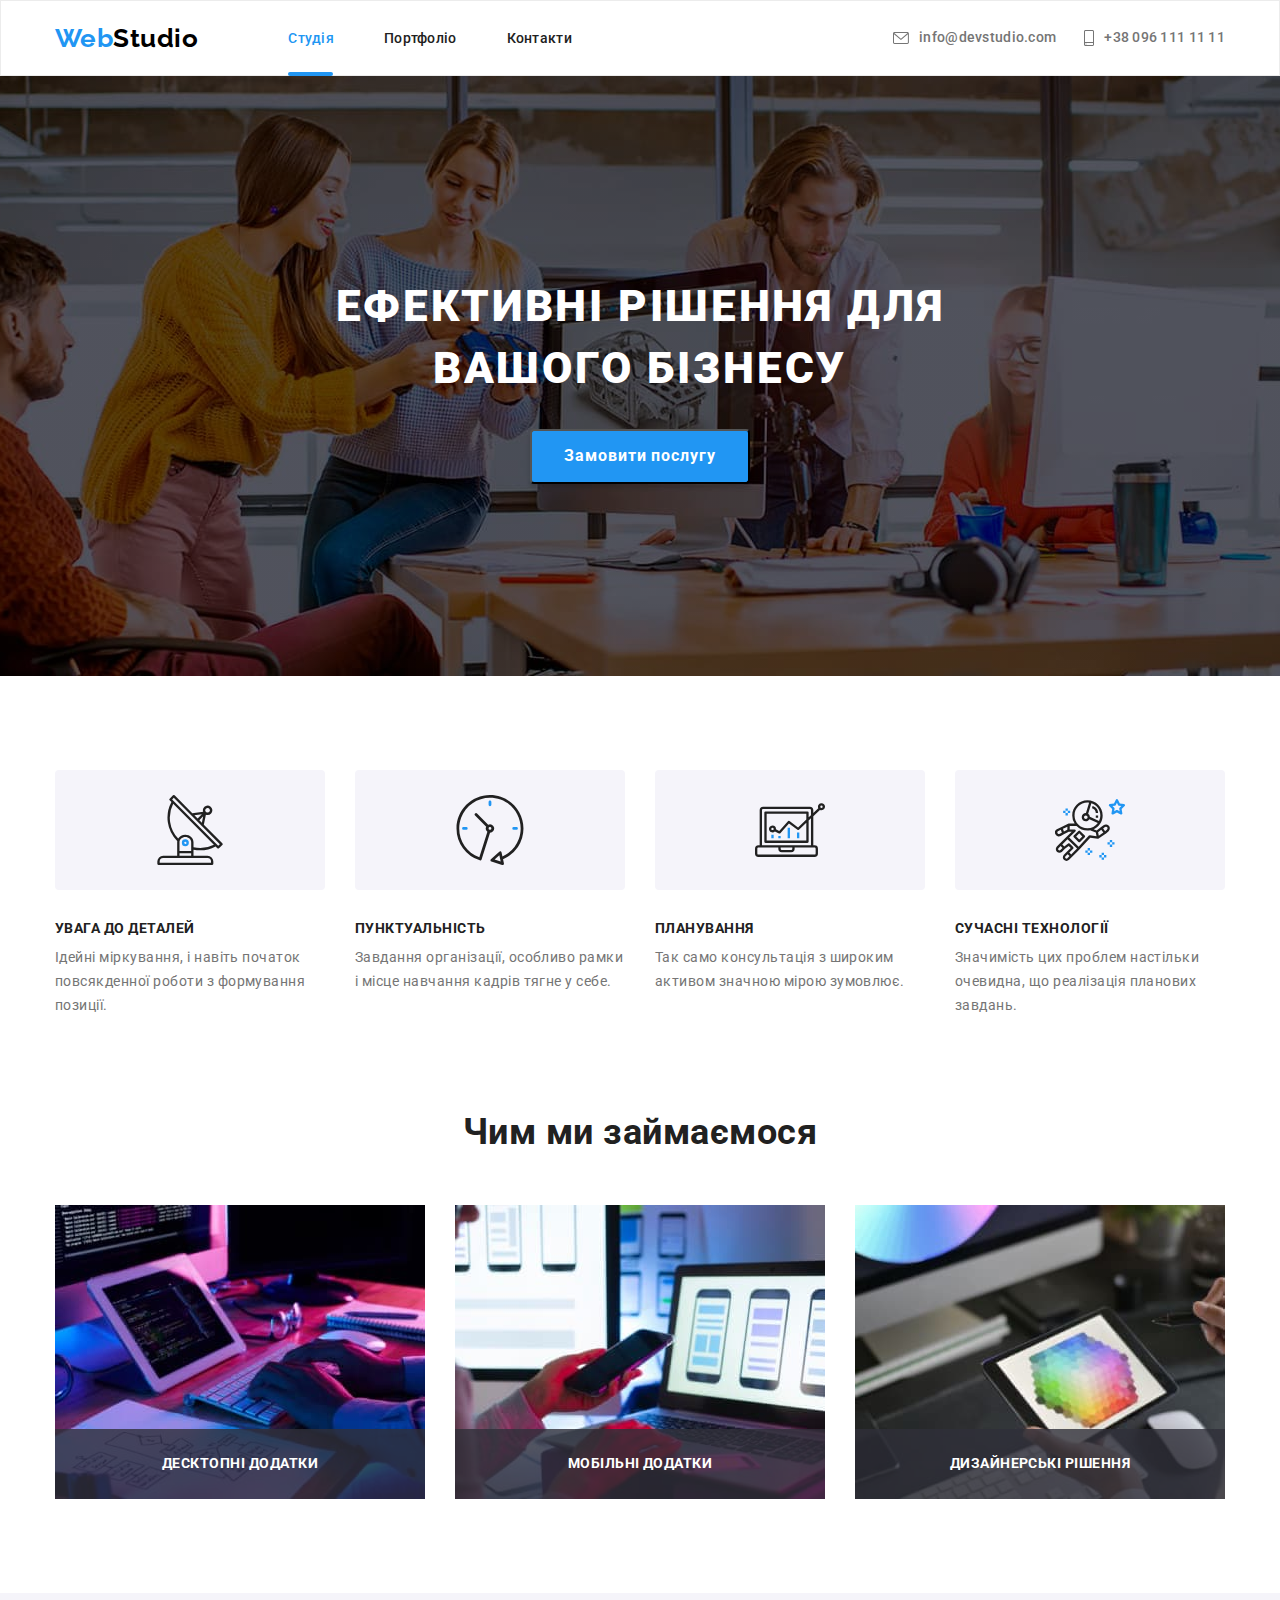
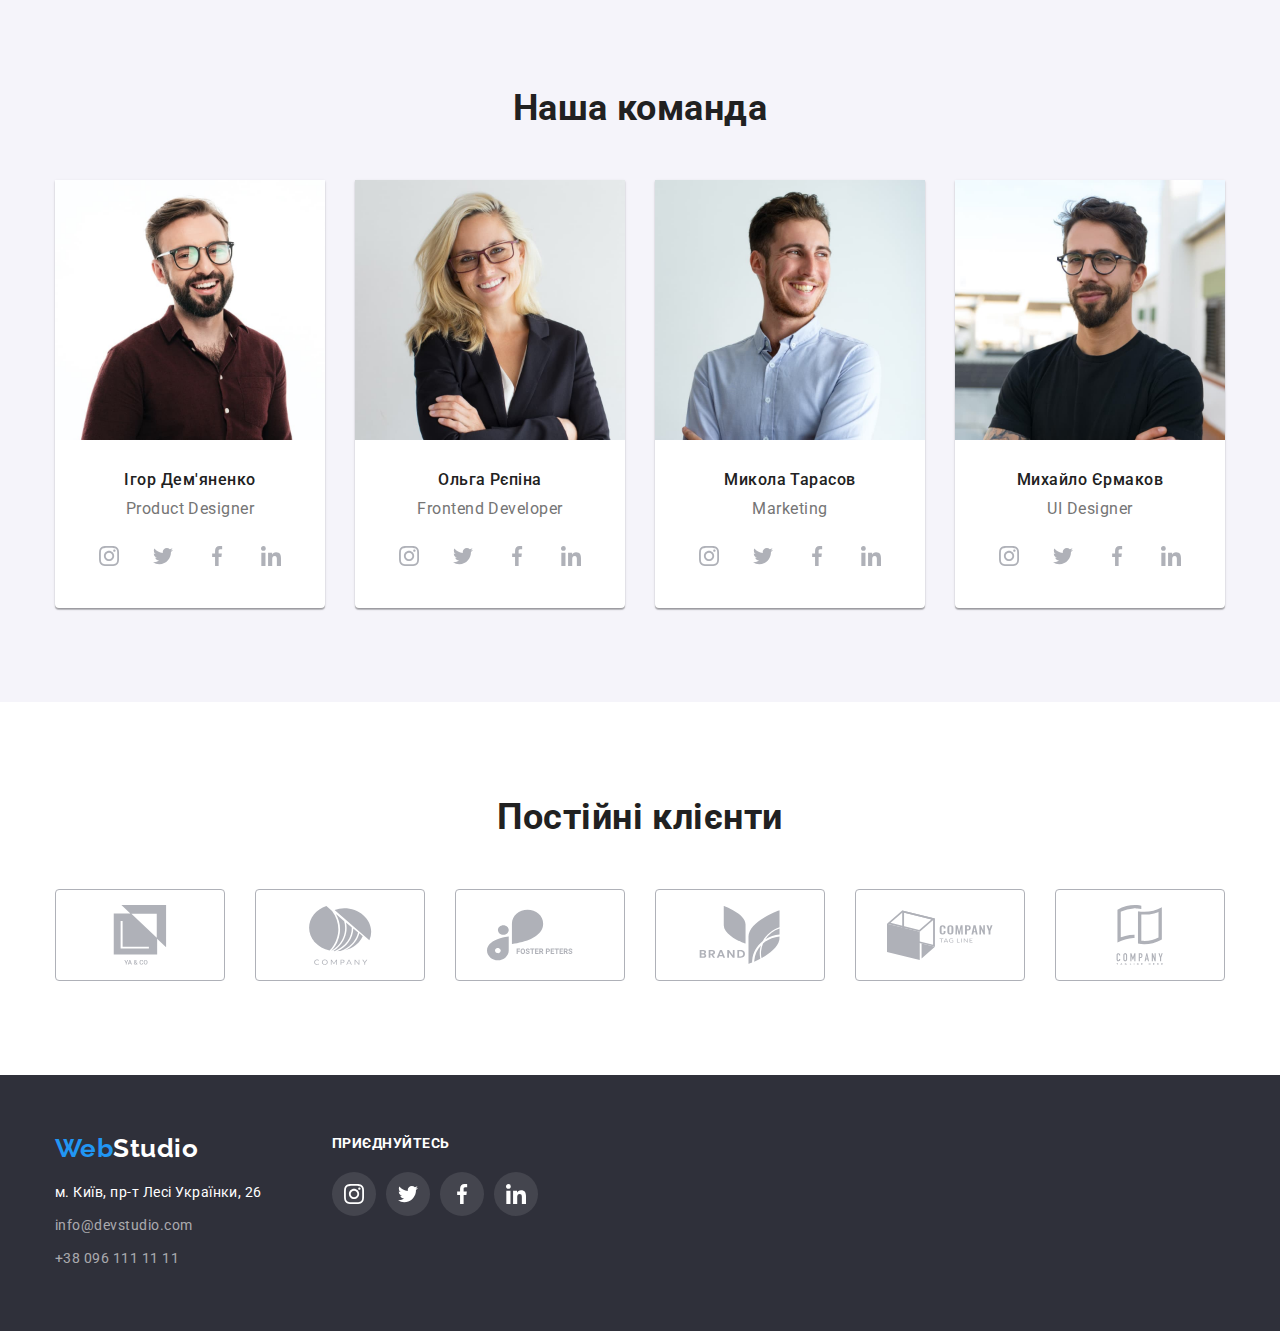
<file: index.html>
<!DOCTYPE html>
<html lang="uk">
    
<head>
    <meta charset="UTF-8">
    <meta http-equiv="X-UA-Compatible" content="IE=edge">
    <meta name="viewport" content="width=device-width, initial-scale=1.0">
    <title>Студія</title>
    <link rel="stylesheet" href="https://cdnjs.cloudflare.com/ajax/libs/modern-normalize/1.0.0/modern-normalize.min.css" />
    <link rel="preconnect" href="https://fonts.googleapis.com">
    <link rel="preconnect" href="https://fonts.gstatic.com" crossorigin>
    <link
        href="https://fonts.googleapis.com/css2?family=Raleway:ital,wght@0,700;1,700&family=Roboto:wght@400;500;700;900&display=swap"
        rel="stylesheet">
        <link rel="stylesheet" href="https://cdn.jsdelivr.net/npm/modern-normalize@1.1.0/modern-normalize.min.css">
    <link rel="stylesheet" href="./css/styles.css">
</head>
<body class="body-page">

    <!--Шапка-->

    <header class="page-header">
        <div class="container page-header-container">

        <nav class="page-nav">

        <a href="./index.html" class="logo"><span class="logo-web">Web</span>Studio</a>

        

        <ul class="menu list">
            <li class="menu-item">
                <a href="./index.html" class="menu-link link-current lines">Студія </a>
            </li>
            <li class="menu-item">
                <a href="./portfolio.html" class="menu-link lines">Портфоліо</a>
            </li>
            <li class="menu-item">
                <a href="" class="menu-link lines">Контакти</a>
            </li>

            </ul>

            </nav>

            

           <ul class="contact list">

            <li>
                <a href="mailto:info@devstudio.com" class="contact-phone-number lines ">
                    <svg class="contact-icon mail-list-item-link" width="16" height="12">
                        <use href="./images/sprite/symbol-defs.svg#icon-mail-page-header-hover"></use>
                    </svg>
                    info@devstudio.com</a>
            </li>
         
            <li>
               
                <a href="tel:+380961111111" class="contact-phone-number lines ">
                    <svg class="contact-icon phone-list-item-link" width="10" height="16">
                        <use href="./images/sprite/symbol-defs.svg#icon-smartphone-page-header"></use>
                    </svg>
                    +38 096 111 11 11</a>
                
            </li>
            

          </ul>
        </div>  

      

    </header>

    <!--уникальный контент страницы-->
    <main>

<!--Герой-->
<section class="hero">


    <div class="container page-hero-container">

<h1 class="hero-titel">Ефективні рішення для вашого бізнесу</h1>

<button type="button" class="modal-open-btn pramery" data-modal-open>Замовити послугу</button>

</div>

</section>

<!--Предложение-->

<section class="section section-sentence">
<div class="container container-section-sentence">


    <h2 class="section-titel hidinh">Наші переваги</h2>

    <ul class="sentence-list list">


    <li class="section-sentence-item">
        <div class="section-sentence-list"></div>

        <a href="antenna" lang="en" class="sentence-icon  ">
            <svg class="sentence-icon-list " width="70" height="70">
                <use href="./images/sprite/symbol-defs.svg#icon-antenna-section-sentence" class="sentence-icon-list-item">
                </use>
            </svg>
        </a>
        <h2 class="titel subtitel">УВАГА ДО ДЕТАЛЕЙ</h2>
        <p class="title-list">Ідейні міркування, і навіть початок повсякденної роботи з формування позиції.</p>


    </li>
    
    
    <li class="section-sentence-item">
        <div class="section-sentence-list"></div>
        <a href="clock" lang="en" class="sentence-icon ">
            <svg class="sentence-icon-list " width="70" height="70">
                <use href="./images/sprite/symbol-defs.svg#icon-clock-section-sentence" class="sentence-icon-list-item"></use>
            </svg>
        </a>
        <h2 class="titel subtitel">ПУНКТУАЛЬНІСТЬ</h2>
        <p class="title-list">Завдання організації, особливо рамки і місце навчання кадрів тягне у себе.</p>
        
    </li>
    
    <li class="section-sentence-item">
        <div class="section-sentence-list"></div>
        <a href="diagram" lang="en" class="sentence-icon  ">
            <svg class="sentence-icon-list " width="70" height="70">
                <use href="./images/sprite/symbol-defs.svg#icon-diagram-section-sentence" class="sentence-icon-list-item">
                </use>
            </svg>
        </a>
        <h2 class="titel subtitel">ПЛАНУВАННЯ</h2>
        <p class="title-list">Так само консультація з широким активом значною мірою зумовлює.</p>
        
    </li>
    
    <li class="section-sentence-item">
        <div class="section-sentence-list"></div>
        <a href="astronaut" lang="en" class="sentence-icon ">
            <svg class="sentence-icon-list " width="70" height="70">
                <use href="./images/sprite/symbol-defs.svg#icon-astronaut-section-sentence" class="sentence-icon-list-item">
                </use>
            </svg>
        </a>
        <h2 class="titel subtitel">СУЧАСНІ ТЕХНОЛОГІЇ</h2>
        <p class="title-list">Значимість цих проблем настільки очевидна, що реалізація планових завдань.</p>
         
    </li>
       
    </ul>
    </div>

</section>


<!--Чем занимается студия-->
<section class="section-do " >
<div class="container container-section-do">
   <h2 class="section-titel">Чим ми займаємося</h2>

   
   <ul class="section-list-do  list">
    <li class="section-list-do-item red">
    <div class="section-do-thumb">
        <img class="section-do-img" src="./images/img-1.jpg" alt="ноутбук" width="370"> 
        <p class="section-do-label">Десктопні додатки</p>
    </div>
    </li>

    <li class="section-list-do-item">
    <div class="section-do-thumb">
        <img src="./images/img-2.jpg" alt="телефон" width="370">

        <p class="section-do-label">Мобільні додатки</p>
        </div>
    </li>

    <li class="section-list-do-item">

    <div class="section-do-thumb">
        <img src="./images/img-3.jpg" alt="планшет" width="370">
        <p class="section-do-label">Дизайнерські рішення</p>
    </div>

    </li>
  
</ul>



</div>

</section>

<!--Команда-->
<section class="section team ">

    <div class="container">

    <h2 class="section-titel ">Наша команда</h2>

    <ul class="team-list list">
        <li class="team-list-link">
            
                <img src="./images/unknown.jpg" class="team-list-link-img" alt="мужчина" width="270">
                <h2 class="team-title subtitel">Ігор Дем'яненко</h2> 
                <p class="work-title">Product Designer</p> 

                <ul class="social-list list">
                    <li class="social-list__item">
                        <a href="instagram" lang="en" class="social-list__item-link social-list__item-link_instagram ">
                        <svg class="social-list__icon" width="20" height="20">
                            <use href="./images/sprite/symbol-defs.svg#icon-instagram-2" class="social-list-icon-use">
                            </use>
                        </svg>
                    </a>
                </li>

                    <li class="social-list__item">
                        <a href="twitter" lang="en" class="social-list__item-link social-list__item-link_twitter ">
                            <svg class="social-list__icon" width="20" height="20">
                                <use href="./images/sprite/symbol-defs.svg#icon-twitter" class="social-list-icon-use">
                                </use>
                            </svg>
                        </a>
                    </li>

                    <li class="social-list__item">
                        <a href="facebook" lang="en" class="social-list__item-link social-list__item-link_facebook ">
                            <svg class="social-list__icon" width="20" height="20">
                                <use href="./images/sprite/symbol-defs.svg#icon-facebook" class="social-list-icon-use">
                                </use>
                            </svg>
                        </a>
                    </li>

                    <li class="social-list__item">
                        <a href="linkedin" lang="en" class="social-list__item-link social-list__item-link_linkedin">
                            <svg class="social-list__icon" width="20" height="20">
                                <use href="./images/sprite/symbol-defs.svg#icon-linkedin" class="social-list-icon-use">
                                </use>
                            </svg>
                        </a>
                    </li>



                </ul>
               

               


            
        </li>

        

    <li class="team-list-link">

    <img src="./images/unknown2.jpg"class="team-list-link-img" alt="женщина" width="270">
     <h2 class="team-title subtitel">Ольга Рєпіна</h2>
     <p class="work-title">Frontend Developer</P>
     
        <ul class="social-list list">
            <li class="social-list__item">
                <a href="instagram" lang="en" class="social-list__item-link social-list__item-link_instagram ">
                    <svg class="social-list__icon" width="20" height="20">
                        <use href="./images/sprite/symbol-defs.svg#icon-instagram-2" class="social-list-icon-use">
                        </use>
                    </svg>
                </a>
            </li>
        
            <li class="social-list__item">
                <a href="twitter" lang="en" class="social-list__item-link social-list__item-link_twitter ">
                    <svg class="social-list__icon" width="20" height="20">
                        <use href="./images/sprite/symbol-defs.svg#icon-twitter" class="social-list-icon-use">
                        </use>
                    </svg>
                </a>
            </li>
        
            <li class="social-list__item">
                <a href="facebook" lang="en" class="social-list__item-link social-list__item-link_facebook ">
                    <svg class="social-list__icon" width="20" height="20">
                        <use href="./images/sprite/symbol-defs.svg#icon-facebook" class="social-list-icon-use">
                        </use>
                    </svg>
                </a>
            </li>
        
            <li class="social-list__item">
                <a href="linkedin" lang="en" class="social-list__item-link social-list__item-link_linkedin">
                    <svg class="social-list__icon" width="20" height="20">
                        <use href="./images/sprite/symbol-defs.svg#icon-linkedin" class="social-list-icon-use">
                        </use>
                    </svg>
                </a>
            </li>
        
        
        
        </ul>

    </li>

    <li class="team-list-link">

    <img src="./images/unknown3.jpg"class="team-list-link-img" alt="мужчина" width="270">
    <h2 class="team-title subtitel">Микола Тарасов</h2>
    <P class="work-title">Marketing</P>

    <ul class="social-list list">
        <li class="social-list__item">
            <a href="instagram" lang="en" class="social-list__item-link social-list__item-link_instagram ">
                <svg class="social-list__icon" width="20" height="20">
                    <use href="./images/sprite/symbol-defs.svg#icon-instagram-2" class="social-list-icon-use">
                    </use>
                </svg>
            </a>
        </li>
    
        <li class="social-list__item">
            <a href="twitter" lang="en" class="social-list__item-link social-list__item-link_twitter ">
                <svg class="social-list__icon" width="20" height="20">
                    <use href="./images/sprite/symbol-defs.svg#icon-twitter" class="social-list-icon-use">
                    </use>
                </svg>
            </a>
        </li>
    
        <li class="social-list__item">
            <a href="facebook" lang="en" class="social-list__item-link social-list__item-link_facebook ">
                <svg class="social-list__icon" width="20" height="20">
                    <use href="./images/sprite/symbol-defs.svg#icon-facebook" class="social-list-icon-use">
                    </use>
                </svg>
            </a>
        </li>
    
        <li class="social-list__item">
            <a href="linkedin" lang="en" class="social-list__item-link social-list__item-link_linkedin">
                <svg class="social-list__icon" width="20" height="20">
                    <use href="./images/sprite/symbol-defs.svg#icon-linkedin" class="social-list-icon-use">
                    </use>
                </svg>
            </a>
        </li>
    
    
    
    </ul>

    </li>


    <li class="team-list-link">
   
        <img src="./images/unknown4.jpg"class="team-list-link-img" alt="мужчина" width="270">
        <h2 class="team-title subtitel">Михайло Єрмаков</h2>
       <P class="work-title">UI Designer</P>

    <ul class="social-list list">
        <li class="social-list__item">
            <a href="instagram" lang="en" class="social-list__item-link social-list__item-link_instagram ">
                <svg class="social-list__icon" width="20" height="20">
                    <use href="./images/sprite/symbol-defs.svg#icon-instagram-2" class="social-list-icon-use">
                    </use>
                </svg>
            </a>
        </li>
    
        <li class="social-list__item">
            <a href="twitter" lang="en" class="social-list__item-link social-list__item-link_twitter ">
                <svg class="social-list__icon" width="20" height="20">
                    <use href="./images/sprite/symbol-defs.svg#icon-twitter" class="social-list-icon-use">
                    </use>
                </svg>
            </a>
        </li>
    
        <li class="social-list__item">
            <a href="facebook" lang="en" class="social-list__item-link social-list__item-link_facebook ">
                <svg class="social-list__icon" width="20" height="20">
                    <use href="./images/sprite/symbol-defs.svg#icon-facebook" class="social-list-icon-use">
                    </use>
                </svg>
            </a>
        </li>
    
        <li class="social-list__item">
            <a href="linkedin" lang="en" class="social-list__item-link social-list__item-link_linkedin">
                <svg class="social-list__icon" width="20" height="20">
                    <use href="./images/sprite/symbol-defs.svg#icon-linkedin" class="social-list-icon-use">
                    </use>
                </svg>
            </a>
        </li>
    
    
    
    </ul>

    </li>
</ul>

</div>

</section>

<section class="section clients">

    <!--Постійні клієнти-->
    <div class="container">

<h2 class="clients-titel">Постійні клієнти</h2>

<ul class="clients-list list">

    <li class="clients-list__item">
    <a href="clients-1" lang="en" class="clients-list__item-link">
        <svg class="clients-list__icon" width="106" height="60">
            <use href="./images/sprite/symbol-defs.svg#icon-group" class="clients-list-icon-use">
            </use>
        </svg>
    </a>
    </li>

    <li class="clients-list__item">
        
        <a href="clients-2" lang="en" class="clients-list__item-link">
        <svg class="clients-list__icon" width="106" height="60">
            <use href="./images/sprite/symbol-defs.svg#icon-group-2" class="clients-list-icon-use">
            </use>
        </svg>
    </a>
</li>


    <li class="clients-list__item">
        <a href="clients-3" lang="en" class="clients-list__item-link">
        <svg class="clients-list__icon" width="106" height="60">
            <use href="./images/sprite/symbol-defs.svg#icon-group-3" class="clients-list-icon-use">
            </use>
        </svg>
    </a>
</li>


    <li class="clients-list__item">
        
        <a href="clients-4" lang="en" class="clients-list__item-link">
        <svg class="clients-list__icon" width="106" height="60">
            <use href="./images/sprite/symbol-defs.svg#icon-group-4" class="clients-list-icon-use">
            </use>
        </svg>
    </a>

</li>
    <li class="clients-list__item">
        
        <a href="clients-5" lang="en" class="clients-list__item-link">
        <svg class="clients-list__icon" width="106" height="60">
            <use href="./images/sprite/symbol-defs.svg#icon-group-5" class="clients-list-icon-use">
            </use>
        </svg>
    </a>

</li>
    <li class="clients-list__item">
        <a href="clients-6" lang="en" class="clients-list__item-link">
        <svg class="clients-list__icon" width="106" height="60">
            <use href="./images/sprite/symbol-defs.svg#icon-group-6" class="clients-list-icon-use">
            </use>
        </svg>
    </a>

</li>
</ul>



</div>

</section>

</main>

<footer class="footer container-footer">

    <div class="container footer-box">

        
<div class="footer-on">
      
        <a href="./index.html" class="logo-footer lines"><span class="logo-web-footer">Web</span>Studio</a>

       

    <address class="footer-address">

    <ul class="footer-titel list">

        <li><a href="https://www.google.com/maps/place/бул.+Леси+Украинки,+26,+Киев,+02000/@50.4265807,30.5383858,17z/data=!3m1!4b1!4m5!3m4!1s0x40d4cf0e033ecbe9:0x57a4dffefec77da0!8m2!3d50.4265807!4d30.5383858?shorturl=1"
                target="_blank" rel="noreferer noopener nofollow" class="footer-link adress footer-br">м. Київ, пр-т Лесі Українки, 26</a></li>
        <li><a href="mailto:info@devstudio.com" class="footer-link mail footer-br">info@devstudio.com</a></li>
            <li><a href="tel:+380961111111" class="footer-link tel footer-br">+38 096 111 11 11</a></li>
        
    
    </ul>
    </address>

    </div>


    <div class="foter-social">

    <p class="footer-social-titel">приєднуйтесь</p>

    <ul class="footer-social-list list">



     
    
        <li class="footer-social-list__item">
            <a href="instagram" lang="en" class="footer-social-list__item-link social-list__item-link_instagram ">
                <svg class="footer-social-list__icon" width="20" height="20">
                    <use href="./images/sprite/symbol-defs.svg#icon-instagram-2" class="footer-social-list-icon-use">
                    </use>
                </svg>
            </a>
        </li>
    
        <li class="social-list__item">
            <a href="twitter" lang="en" class="footer-social-list__item-link social-list__item-link_twitter ">
                <svg class="footer-social-list__icon" width="20" height="20">
                    <use href="./images/sprite/symbol-defs.svg#icon-twitter" class="footer-social-list-icon-use">
                    </use>
                </svg>
            </a>
        </li>
    
        <li class="social-list__item">
            <a href="facebook" lang="en" class="footer-social-list__item-link social-list__item-link_facebook ">
                <svg class="footer-social-list__icon" width="20" height="20">
                    <use href="./images/sprite/symbol-defs.svg#icon-facebook" class="footer-social-list-icon-use">
                    </use>
                </svg>
            </a>
        </li>
    
        <li class="social-list__item">
            <a href="linkedin" lang="en" class="footer-social-list__item-link social-list__item-link_linkedin">
                <svg class="footer-social-list__icon" width="20" height="20">
                    <use href="./images/sprite/symbol-defs.svg#icon-linkedin" class="footer-social-list-icon-use">
                    </use>
                </svg>
            </a>
        </li>
    
    
    
    </ul>
 
    </div>



</footer>

<div class="backdrop is-hidden"  data-modal>
    <div class="modal">
        <button type="buttom" class="modal-close-btn" data-modal-close>
            <svg class="modal-close-icon" width="18" height="18">
                <use href="./images/sprite/symbol-defs.svg#icon-close">
                    </use>
            </svg>
        </button>
    </div>
</div>

    <script src="./js/modal.js"></script>
</body>
</html>
</file>
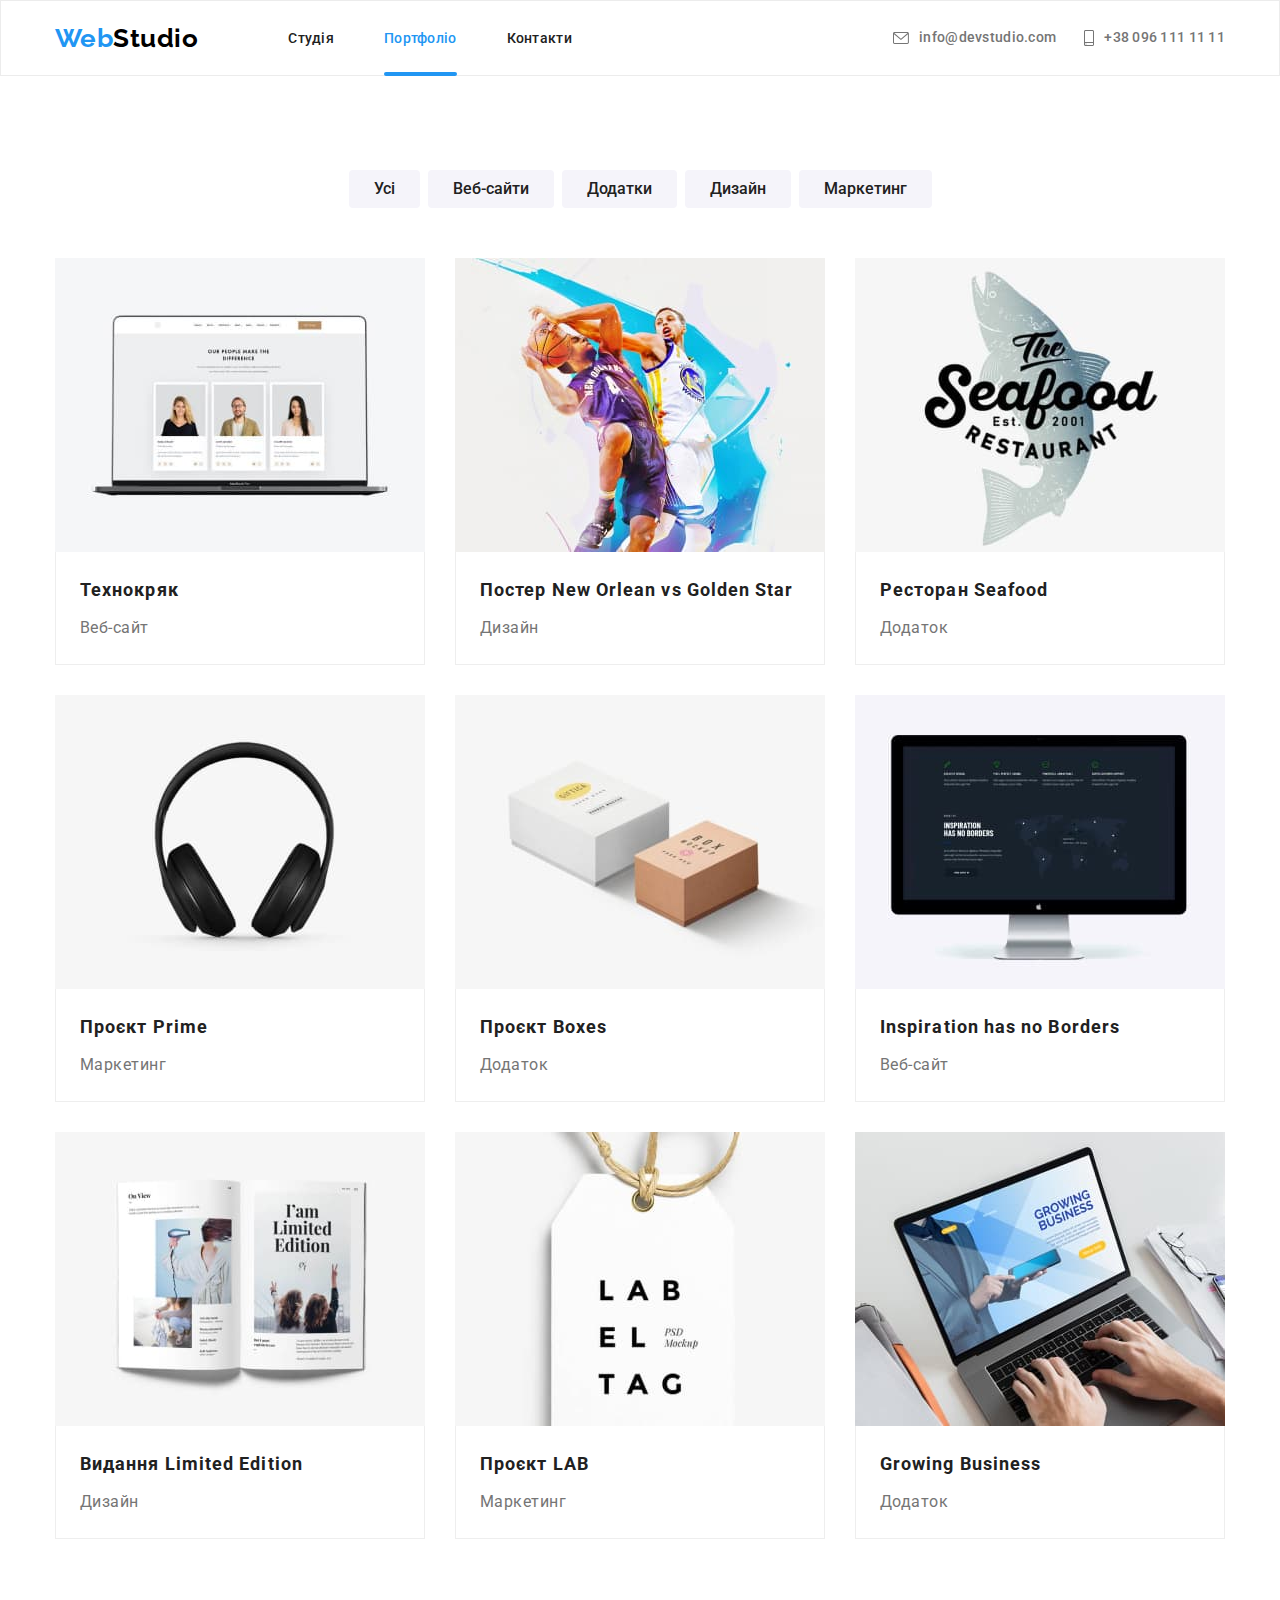
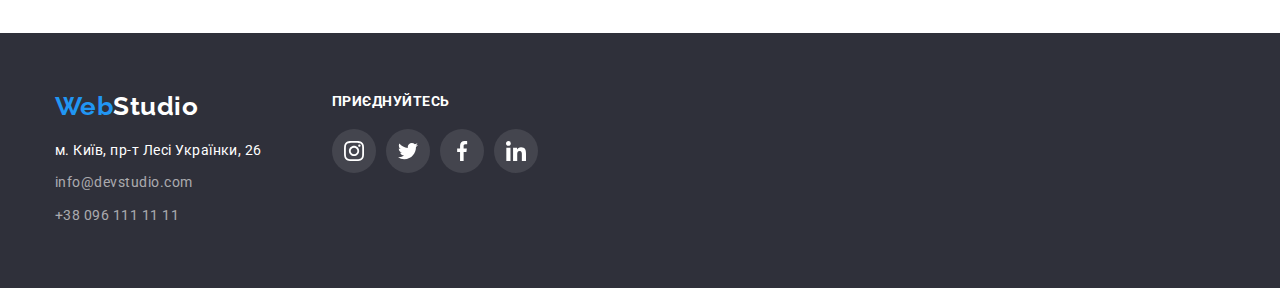
<file: portfolio.html>
<!DOCTYPE html>
<html lang="uk">

<head>
    <meta charset="UTF-8">
    <meta http-equiv="X-UA-Compatible" content="IE=edge">
    <meta name="viewport" content="width=device-width, initial-scale=1.0">
    <title>Портфоліо</title>
    <link rel="stylesheet" href="https://cdnjs.cloudflare.com/ajax/libs/modern-normalize/1.0.0/modern-normalize.min.css" />
    <link rel="preconnect" href="https://fonts.googleapis.com">
    <link rel="preconnect" href="https://fonts.gstatic.com" crossorigin>
    <link
        href="https://fonts.googleapis.com/css2?family=Raleway:ital,wght@0,700;1,700&family=Roboto:wght@400;500;700;900&display=swap"
        rel="stylesheet">
        <link rel="stylesheet" href="https://cdn.jsdelivr.net/npm/modern-normalize@1.1.0/modern-normalize.min.css">
    <link rel="stylesheet" href="./css/styles.css">
</head>

<body class="body-page">

    <!--Шапка-->

    <header class="page-header">
        <div class="container page-header-container">

        <nav class="page-nav">

            <a href="./index.html" class="logo"><span class="logo-web">Web</span>Studio</a>



            <ul class="menu list">
                <li class="menu-item lines ">
                    <a href="./index.html" class="menu-link lines ">Студія </a>
                </li>
                <li class="menu-item">
                    <a href="./portfolio.html" class="menu-link link-current-portfolio lines ">Портфоліо</a>
                </li>
                <li class="menu-item">
                    <a href="" class="menu-link lines">Контакти</a>
                </li>
            
            </ul>

        </nav>



        <ul class="contact list">
        <li>
            <a href="mailto:info@devstudio.com" class="contact-phone-number lines ">
                <svg class="contact-icon mail-list-item-link" width="16" height="12">
                    <use href="./images/sprite/symbol-defs.svg#icon-mail-page-header-hover"></use>
                </svg>
                info@devstudio.com</a>
        </li>
        
        <li>
        
            <a href="tel:+380961111111" class="contact-phone-number lines ">
                <svg class="contact-icon phone-list-item-link" width="10" height="16">
                    <use href="./images/sprite/symbol-defs.svg#icon-smartphone-page-header"></use>
                </svg>
                +38 096 111 11 11</a>
        
        </li>
        </ul>
        </div>



    </header>

    <main class="partfolio-main">

  

        <section class="section portfolio-section list">

                <div class="container container-partfolio-main">
          
        <h1 class="section-titel portfolio-title hidinh">Наші проекти</h1>
            <ul class="portfolio-list list">
<li><button type="button" class="portfolio-button">Усі</button></li>
<li><button type="button" class="portfolio-button">Веб-сайти</button></li>
<li><button type="button" class="portfolio-button">Додатки</button></li>
<li><button type="button" class="portfolio-button">Дизайн</button></li>
<li><button type="button" class="portfolio-button">Маркетинг</button></li>
            </ul>
           
  
   
<ul class="our-projects list">
<li class="our-projects-item">
   <a href="" class="our-projects-link ">
            <div class="our-projects-thumb">
       <img src="./images/portfolio-1.jpg" class="our-projects-item-img" alt="ноутбук_зі_сторінкою_сайту" width="370">
    <p class="our-projects-label">Ресурс пропонує комплексні пропозиції з різним рівнем функціоналу та сервісів. Все це
        дозволить відвідувачу отримати вичерпні відомості про компанію чи приватну особу.
    </p>
    </div>

    <div class="our-projects-lines">
       <h2 class="our-projects-title">Технокряк</h2>
    <p class="our-projects-list">Веб-сайт</p>
    
    </div>
 
    </a>
</li>
<li class="our-projects-item">
    <a href="" class="our-projects-link">
        <div class="our-projects-thumb">
    <img src="./images/portfolio-2.jpg" class="our-projects-item-img" alt="гравці_баскетболу" width="370">
     <p class="our-projects-label">Ресурс пропонує комплексні пропозиції з різним рівнем функціоналу та сервісів. Все це
        дозволить відвідувачу отримати
        вичерпні відомості про компанію чи приватну особу.
    </p>
    </div>
        <div class="our-projects-lines">
    <h2 class="our-projects-title">Постер New Orlean vs Golden Star</h2>
    <p class="our-projects-list">Дизайн</p>
    </div>
    </a>
</li>
<li class="our-projects-item">
    <a href="" class="our-projects-link">
        <div class="our-projects-thumb">
    <img src="./images/portfolio-3.jpg" class="our-projects-item-img" alt="логотип_ресторану" width="370">
     <p class="our-projects-label">Ресурс пропонує комплексні пропозиції з різним рівнем функціоналу та сервісів. Все це
        дозволить відвідувачу отримати
        вичерпні відомості про компанію чи приватну особу.
    </p>
    </div>
      <div class="our-projects-lines">
    <h2 class="our-projects-title">Ресторан Seafood</h2>
    <p class="our-projects-list">Додаток</p>
    </div>
    </a>
</li>
<li class="our-projects-item">
    <a href="" class="our-projects-link">
        <div class="our-projects-thumb">
    <img src="./images/portfolio-4.jpg" class="our-projects-item-img" alt="навушники" width="370">
     <p class="our-projects-label">Ресурс пропонує комплексні пропозиції з різним рівнем функціоналу та сервісів. Все це
        дозволить відвідувачу отримати
        вичерпні відомості про компанію чи приватну особу.
    </p>
    </div>
      <div class="our-projects-lines">
    <h2 class="our-projects-title">Проєкт Prime</h2>
    <p class="our-projects-list">Маркетинг</p>
    </div>
    </a>
</li>
<li class="our-projects-item">
    <a href="" class="our-projects-link">
        <div class="our-projects-thumb">
    <img src="./images/portfolio-5.jpg" class="our-projects-item-img" alt="дві_коробки" width="370">
     <p class="our-projects-label">Ресурс пропонує комплексні пропозиції з різним рівнем функціоналу та сервісів. Все це
        дозволить відвідувачу отримати
        вичерпні відомості про компанію чи приватну особу.
    </p>
    </div>
      <div class="our-projects-lines">
    <h2 class="our-projects-title">Проєкт Boxes</h2>
    <p class="our-projects-list">Додаток</p>
    </div>
    </a>
</li>
<li class="our-projects-item">
    <a href="" class="our-projects-link">
        <div class="our-projects-thumb">
    <img src="./images/portfolio-6.jpg" class="our-projects-item-img" alt="комп'ютер_зі_сторінкою_сайту" width="370">
     <p class="our-projects-label">Ресурс пропонує комплексні пропозиції з різним рівнем функціоналу та сервісів. Все це
        дозволить відвідувачу отримати
        вичерпні відомості про компанію чи приватну особу.
    </p>
    </div>
      <div class="our-projects-lines">
    <h2 class="our-projects-title">Inspiration has no Borders</h2>
   <p class="our-projects-list">Веб-сайт</p>
   </div>
</a>
</li>
<li class="our-projects-item">
    <a href="" class="our-projects-link">
        <div class="our-projects-thumb">
    <img src="./images/portfolio-7.jpg" class="our-projects-item-img" alt="книга" width="370">
     <p class="our-projects-label">Ресурс пропонує комплексні пропозиції з різним рівнем функціоналу та сервісів. Все це
        дозволить відвідувачу отримати
        вичерпні відомості про компанію чи приватну особу.
    </p>
    </div>
      <div class="our-projects-lines">
    <h2 class="our-projects-title">Видання Limited Edition</h2>
   <p class="our-projects-list">Дизайн</p>
   </div>
</a>
</li>
<li class="our-projects-item">
    <a href="" class="our-projects-link">
        <div class="our-projects-thumb">
    <img src="./images/portfolio-8.jpg" class="our-projects-item-img" alt="бирка" width="370">
     <p class="our-projects-label">Ресурс пропонує комплексні пропозиції з різним рівнем функціоналу та сервісів. Все це
        дозволить відвідувачу отримати
        вичерпні відомості про компанію чи приватну особу.
    </p>
    </div>
      <div class="our-projects-lines">
    <h2 class="our-projects-title">Проєкт LAB</h2>
    <p class="our-projects-list">Маркетинг</p>
    </div>
    </a>
</li>
<li class="our-projects-item">
    <a href="" class="our-projects-link">
        <div class="our-projects-thumb">
        
    <img src="./images/portfolio-9.jpg" class="our-projects-item-img" alt="ноутбук_із_зображенням_додаєте" width="370">
     <p class="our-projects-label">Ресурс пропонує комплексні пропозиції з різним рівнем функціоналу та сервісів. Все це
        дозволить відвідувачу отримати
        вичерпні відомості про компанію чи приватну особу.
    </p>
    </div> 
      <div class="our-projects-lines">
    <h2 class="our-projects-title">Growing Business</h2>
    <p class="our-projects-list">Додаток</p>
    </div>
    </a>
</li>

</ul>
</div>
        </section>


        
    </main>


<footer class="footer container-footer">

    <div class="container footer-box">


        <div class="footer-on">

            <a href="./index.html" class="logo-footer lines"><span class="logo-web-footer">Web</span>Studio</a>



            <address class="footer-address">

                <ul class="footer-titel list">

                    <li><a href="https://www.google.com/maps/place/бул.+Леси+Украинки,+26,+Киев,+02000/@50.4265807,30.5383858,17z/data=!3m1!4b1!4m5!3m4!1s0x40d4cf0e033ecbe9:0x57a4dffefec77da0!8m2!3d50.4265807!4d30.5383858?shorturl=1"
                            target="_blank" rel="noreferer noopener nofollow" class="footer-link adress footer-br">м.
                            Київ, пр-т Лесі Українки, 26</a></li>
                    <li><a href="mailto:info@devstudio.com" class="footer-link mail footer-br">info@devstudio.com</a>
                    </li>
                    <li><a href="tel:+380961111111" class="footer-link tel footer-br">+38 096 111 11 11</a></li>


                </ul>
            </address>

        </div>


        <div class="foter-social">

            <p class="footer-social-titel">приєднуйтесь</p>

            <ul class="footer-social-list list">





                <li class="footer-social-list__item">
                    <a href="instagram" lang="en"
                        class="footer-social-list__item-link social-list__item-link_instagram ">
                        <svg class="footer-social-list__icon" width="20" height="20">
                            <use href="./images/sprite/symbol-defs.svg#icon-instagram-2"
                                class="footer-social-list-icon-use">
                            </use>
                        </svg>
                    </a>
                </li>

                <li class="social-list__item">
                    <a href="twitter" lang="en" class="footer-social-list__item-link social-list__item-link_twitter ">
                        <svg class="footer-social-list__icon" width="20" height="20">
                            <use href="./images/sprite/symbol-defs.svg#icon-twitter"
                                class="footer-social-list-icon-use">
                            </use>
                        </svg>
                    </a>
                </li>

                <li class="social-list__item">
                    <a href="facebook" lang="en" class="footer-social-list__item-link social-list__item-link_facebook ">
                        <svg class="footer-social-list__icon" width="20" height="20">
                            <use href="./images/sprite/symbol-defs.svg#icon-facebook"
                                class="footer-social-list-icon-use">
                            </use>
                        </svg>
                    </a>
                </li>

                <li class="social-list__item">
                    <a href="linkedin" lang="en" class="footer-social-list__item-link social-list__item-link_linkedin">
                        <svg class="footer-social-list__icon" width="20" height="20">
                            <use href="./images/sprite/symbol-defs.svg#icon-linkedin"
                                class="footer-social-list-icon-use">
                            </use>
                        </svg>
                    </a>
                </li>



            </ul>

        </div>








</footer>

</body>
</html>
</file>
<file: css/styles.css>
/* цвет основного текста черный #212121 */
/* вторичный цвет серый #757575 */
/* акцент голубой цвет #2196F3 */
/* белый цвет #FFFFFF */


/* вторичный цвет фона темно серый #2F303A */
/* вториный цвет фона серый #F5F4FA */


:root {
    --primery-text-color: #212121;
    --titel-text-color: #757575;
    --accent-color: #2196F3;
    --stock-color: #FFFFFF;
    --logo-color: #000000;
    --hero-color: #2F303A;
    --tem-color: #F5F4FA;
    --footer-color: rgba(255, 255, 255, 0.6);
    --heder-line: #ECECEC;


    --primety-font:'Roboto', sans-serif;
    --secondary-font: 'Raleway', sans-serif;
    --overlay: rgba(0, 0, 0, 0.4);

    --transition-dur-and-func: 250ms cubic-bezier(0.4, 0, 0.2, 1);
}
/* Сброс точек */

.lines {
    text-decoration: none;

}

.list {
    list-style: none;
}

/* Убрать растояние под фото */

img {
    display: block;
}

button {
    cursor: pointer;
    font-family: inherit;
}

body {



    font-family: var(--primety-font);
    letter-spacing: 0.03em
        }

h1,
h2,
h3,
h4,
p {
margin-top: 0;
margin-bottom: 0;
}
    
ul,
ol {
margin-top: 0;
margin-bottom: 0;
padding-left: 0;
}
    
button {
cursor: pointer;
}
    
img {
display: block;
}

address {
    font-style: normal;
}

.container {
    width: 1200px;
    margin-left: auto;
    margin-right: auto;
    padding-left: 15px;
    padding-right: 15px;
}

.hidinh {
    display: none;
}




/* Body
.body-page {
     
} */


/* Page-header */

.page-header {
    background-color: var(--stock-color);
    
   
}

.page-header {
    border: 1px solid var(--heder-line)
}

.page-header-container {
    display: flex;
    align-items: center;
    justify-content: space-between;
   
   
    
}

.page-nav {
    display: flex;
    align-items: center;
}

/* Logo */
.logo {
    color: var(--logo-color);
    font-family: var(--secondary-font);
        font-weight: 700;
        font-size: 26px;
        line-height: 1;
         text-decoration: none;
        
    
    
       
}

.logo {
    margin-right: 90px;
    padding-top: 24px;
        padding-bottom: 24px;
}

.logo-web {
    color: var(--accent-color);
    font-family: var(--secondary-font);
}



/* Стрраницы Menu */

.menu .menu-link {
    position: relative;
    color: #212121;
    font-weight: 500;
        font-size: 14px;
        line-height: 1;
        letter-spacing: 0.02em;
        transition: color var(--transition-dur-and-func);
   
}

.menu .menu-link:hover,
.menu .menu-link:focus
{
    color: var(--accent-color);
 
    
}

.menu .link-current { 
    
    color: var(--accent-color);


}

.menu .link-current-portfolio {
    color: var(--accent-color);

}

.link-current::after {
    position: absolute;
    display: block;
    content: '';
    width: 45px;
    height: 4px;
    margin-top: 25px;
    background: #2196F3;
        border-radius: 2px;
}

.link-current-portfolio::after {
    position: absolute;
    display: block;
        content: '';
        width: 73px;
        height: 4px;
        margin-top: 25px;
        background: #2196F3;
        border-radius: 2px;

}

.menu {
    align-items: center;
    display: flex;
    column-gap: 50px;
}

.contact {
    display: flex;
    column-gap: 28px;
}

img {
    max-width: 100%;
    height: auto;
}


/* .menu-item:not(:last-child) {
    margin-right: 50px;
} */



/* Как связаться Contact-phone-number */

.contact .contact-phone-number
{
color: var(--titel-text-color);
font-weight: 500;
    font-size: 14px;
    line-height: 1.1;
    letter-spacing: 0.02em;
    transition: color var(--transition-dur-and-func);

}

.contact .contact-phone-number:hover,
.contact .contact-phone-number:focus 
{
    color: var(--accent-color);
}

.contact-phone-number {
    display: flex;
    align-items: center;
    justify-content: center;
    column-gap: 10px;
}

.mail-list-item-link

 {
    fill: var(--titel-text-color);
}

.contact-icon {
    fill: currentColor;
}



/* Герой Hero */



.hero {
    max-width: 1600px;
        height: 600px;
        margin-left: auto;
        margin-right: auto;
        background-color: var(--hero-color);
        background-image: linear-gradient(to right,
         var(--overlay),
        var(--overlay)
        ),
            url(../images/img_hero.jpg);
            background-repeat: no-repeat;
                    background-position: center;
                    background-size: cover;
                    background-clip: border-box;
    

}



.hero {
    padding-top: 200px;
    padding-bottom: 200px;
   
    
   
}

.hero-titel {
    color: var(--stock-color);
    font-weight: 900;
        font-size: 44px;
        line-height: 1.4;
        letter-spacing: 0.06em;
        text-transform: uppercase;
        width: 696px;
       margin-left: auto;
       margin-right: auto;
  
       
      

        
      
     
}

.hero-titel {

    

    margin-bottom: 30px;
    
    
   
}

.page-hero-container {
    text-align: center;
    
    
}

.modal-open-btn { color: var(--stock-color);
    background-color: var(--accent-color);
    font-weight: 700;
        font-size: 16px;
        line-height: 1.9;
        letter-spacing: 0.06em;
        box-shadow: 0px 4px 4px rgba(0, 0, 0, 0.15);
            border-radius: 4px;
         
 
          
}



.modal-open-btn:hover,
.modal-open-btn:focus
{


    color: var(--stock-color);
        background-color: var(--accent-color);
        

}

.modal-open-btn {
    padding: 10px 32px;
}








/* Section */

.section-titel {
   color: var(--primery-text-color);
    font-weight: 700;
    font-size: 36px;
    line-height: 1.2;
    text-align: center;
    margin-bottom: 50px;
    
}

.section {
  padding-top: 94px;
   padding-bottom: 94px;
}

.subtitel {
    margin-bottom: 10px;
}

/* Sentence < !--Предложение--> */


.sentence-list .titel {
    color: var(--primery-text-color);
font-weight: 700;
    font-size: 14px;
    line-height: 1.15;
    text-transform: uppercase;
  
}
.title-list {
    color: var(--titel-text-color);
    font-weight: 400;
        font-size: 14px;
        line-height: 1.7;
       
        
}

.sentence-list {
    display: flex;
    flex-wrap: wrap;
    gap: 30px;
 

}

 .section-sentence-item{
    flex-basis: calc((100% - 90px) / 4);
   

 }  

 .sentence-icon{
    display: flex;
        align-items: center;
        justify-content: center;
        width: 270px;
            height: 120px;
            border-radius: 4px;
            background-color: var(--tem-color);
            margin-bottom: 30px;
           
         
 }

 .sentence-icon-list-item {
   
  
   padding: 25px 100px;
    

    
 }
 
 .section-sentence-list {
    display: flex;
        align-items: center;
        justify-content:space-between;
        

 }

 





/* Studio do < !--Чем занимается студия--> */
.section-do {
    background-color: var(--stock-color);
}

.section-do {
        padding-bottom: 94px;
}

.section-list-do {
    display: flex;
    flex-wrap: wrap;
        gap: 30px;
}

.section-list-do-item {
    flex-basis: calc((100% - 60px) / 3);
    max-width: 100%;
    height: auto;

}


.section-do-thumb {
    
position: relative;


  
  
}

.section-do-label {
   
    display: flex;
    align-items: center;
    justify-content: center;
    position: absolute;
    bottom: 0;
    width: 370px;
    height: 70px;
    background-color: rgba(47, 48, 58, 0.8);
    color: var(--stock-color);
    text-transform: uppercase;
    font-weight: 700;
text-align: center;
font-size: 14px;
    line-height: 1.2;
  
     
    /* transform: translate(50%, -50%); */
  


}
    

/* Team  < !--Команда-->*/

.team {
    background-color: var(--tem-color);
}

.team-list .team-title { 
    color: var(--primery-text-color);
    font-weight: 500;
        font-size: 16px;
        line-height: 1.2;
        text-align: center;
        padding-top: 30px;
       
        

}

.team-list .work-title  {
    color: var(--titel-text-color);
    font-weight: 400;
        font-size: 16px;
        line-height: 1.2;
        text-align: center;
        
        
}

.team-list {
    display: flex;
        flex-wrap: wrap;
        gap: 30px;

}


.work-title {
    margin-bottom: 16px;
}

.team-list-link {
    background: var(--stock-color);
    flex-basis: calc((100% - 90px) / 4);
    max-width: 100%;
        height: auto;
        box-shadow: 0px 1px 3px rgba(0, 0, 0, 0.12), 0px 1px 1px rgba(0, 0, 0, 0.14), 0px 2px 1px rgba(0, 0, 0, 0.2);
border-radius: 0px 0px 4px 4px;
}



    
   .social-list {
       display: flex;
       justify-content: center;
       gap: 10px;
       padding-bottom: 30px;
       

      
   }

   .social-list__item-link {
       display: flex;
       align-items: center;
       justify-content: center;
       width: 44px;
       height: 44px;
       border-radius: 50%;
       background-color: var(--stock-color);
    transition: background-color var(--transition-dur-and-func);
       
    

       
   }

   .social-list__icon {
    
      gap: 10px;
       fill: #AFB1B8;
        transition: fill var(--transition-dur-and-func);
   }

   .social-list-icon-use{
    padding: 12px;
   }
   .social-list__item-link:hover .social-list__icon,
   .social-list__item-link:focus .social-list__icon{
       
    
    fill: var(--stock-color);
   }

 .social-list__item-link:hover
  {
    background-color: var(--accent-color);
 }


 /* Clients  < !--Постійні клієнти-->*/

 .clients-titel
 {
    color: var(--primery-text-color);
    font-weight: 700;
    font-size: 36px;
    line-height: 1.2;
    text-align: center;
    margin-bottom: 50px;
}

.clients-list {
    display: flex;
    justify-content: center;
   
}

.clients-list__item-link {
    display: flex;
    align-items: center;
    justify-content: center;
    width: 170px;
    height: 92px;
border: 1px solid #AFB1B8;
    border-radius: 4px;
    background-color: var(--stock-color);
    column-gap: 30px;
    transition: background-color 250ms var(--transition-dur-and-func), border 250ms var(--transition-dur-and-func);
  



}

.clients-list__icon {
    fill: #AFB1B8;
    transition: fill 250ms var(--transition-dur-and-func);
}

.clients-list__item:not(:last-child) {
    margin-right: 30px;
}

.clients-list-icon-use {
    padding: 16px 32px;
}

.clients-list__item-link:hover .clients-list__icon,
.clients-list__item-link:focus .clients-list__icon {
   
    fill: var(--accent-color);
}

.clients-list__item-link:hover,
.clients-list__item-link:focus {

    border-color:  var(--accent-color);
    
}

   
/* Footer  */



.footer {
    background-color: var(--hero-color);
    
    
}

.logo-footer {
    color: var(--stock-color);
    font-family: var(--secondary-font);
        font-weight: 700;
        font-size: 26px;
        line-height: 1;
        margin-bottom: 20px;
            display: inline-block;
    
       
        
        
}

.logo-web-footer {
    color: var(--accent-color);
    font-family: var(--secondary-font);
 

    
   
   
}
.adress  { 
    color: var(--stock-color);
    font-weight: 400;
        font-size: 14px;
        line-height: 1.7;
        text-decoration: none;
      
      
     
    
    
}

.mail,
.tel {
    color: var(--footer-color);
    font-weight: 400;
        font-size: 14px;
        line-height: 1.7;
        text-decoration: none;
        font-style: normal;
        
     

}



.footer-box {
    display: flex;
}

.footer-on {
    margin-right: 70px;
}



.footer-social-list {
    
    display: flex;
    text-align: center;
    align-items: baseline;
    width: 200px;
    margin: 0 auto;
    gap: 10px;
}


.footer-social-titel {
    color: var(--stock-color);
        font-weight: 700;
        font-size: 14px;
        line-height: 1.2;
        margin-bottom: 20px;
        text-transform: uppercase;


}


 

 .footer-social-list__item-link {
     display: flex;
     align-items: center;
     justify-content: center;
     width: 44px;
     height: 44px;
     border-radius: 50%;
     background-color: rgba(255, 255, 255, 0.1);
    transition: background-color var(--transition-dur-and-func);
     




 }

 .footer-social-list__icon {

     
     fill: var(--stock-color);
     
 }

 .social-list-icon-use {
     padding: 12px;
 }



 .footer-social-list__item-link:hover {
     background-color: var(--accent-color);
 }
   




/* .tel, 
.adress {padding-bottom: 9px;} */


.footer-titel {
    display: flex;
    flex-direction: column;
    gap: 9px;
}

.footer-titel .footer-link:hover,
.footer-titel .footer-link:focus 
{
    color: var(--accent-color);
    transition: color var(--transition-dur-and-func);
}

.container-footer {
    padding-top: 60px;
    padding-bottom: 60px;
   
}



/* Portfolio.html */

/* Portfolio-section */

.portfolio-title {
    color: var(--primery-text-color);
    font-weight: 700;
        font-size: 36px;
        line-height: 1.2;
        text-align: center;

    
      
}

.portfolio-button {
    color: var(--primery-text-color);
    background-color: var(--tem-color);
    font-family: inherit;
        cursor: pointer;
font-weight: 500;
    font-size: 16px;
    line-height: 1.6;
    text-align: center;
    border-radius: 4px;
 border: transparent;
    transition: color 250ms var(--transition-dur-and-func), background-color 250ms var(--transition-dur-and-func), box-shadow 250ms var(--transition-dur-and-func);
  
}

.portfolio-button:hover,    
.portfolio-button:focus
 { color: var(--stock-color);
    background-color: var(--accent-color);
        box-shadow: 0px 3px 1px rgba(0, 0, 0, 0.1), 0px 1px 2px rgba(0, 0, 0, 0.08), 0px 2px 2px rgba(0, 0, 0, 0.12);
}




.portfolio-list {
    display: flex;
    justify-content: center;
    flex-wrap: wrap;
    gap: 8px;
    margin-bottom: 50px;
}

.portfolio-button {
    padding: 6px 25px;
}

.our-projects-title {
    color: var(--primery-text-color);
    font-weight: 700;
        font-size: 18px;
        line-height: 2;
        letter-spacing: 0.06em;
       
        
     
}
.our-projects-list {
    
    color: var(--titel-text-color);
    font-weight: 400;
        font-size: 16px;
        line-height: 2;

        
        
    
}

.our-projects-link {
    display: inline-block;
    text-decoration: none;
    cursor: pointer;
   transition: box-shadow 250ms var(--transition-dur-and-func);
}

.our-projects-link:hover,
.our-projects-link:focus {
    box-shadow: 0px 1px 1px rgba(0, 0, 0, 0.12), 0px 4px 4px rgba(0, 0, 0, 0.06), 1px 4px 6px rgba(0, 0, 0, 0.16);
}


.our-projects {
    
    display: flex;
        flex-wrap: wrap;
        gap: 30px;

}



.our-projects-item {
    flex-basis: calc((100% - 60px) / 3);
    max-width: 100%;
        height: auto;

}

.our-projects-item-img {
 
}

.our-projects-title {
   margin-bottom: 4px;
   
}

.our-projects-lines {

padding: 20px 24px 20px 24px;
border: 1px solid #EEEEEE;
border-top: 0;

}

.our-projects-thumb {
    position: relative;
    overflow: hidden;


}


.our-projects-label{
    
    position: absolute;
    top: 0;
        left: 0;
    height: 100%;
    width: 100%;
        background: rgba(33, 150, 243, 0.9);
        color: #FFFFFF;
        padding: 63px 24px;
        font-weight: 400;
            font-size: 18px;
        line-height: 1.6;
 overflow: auto;
 transform: translateY(101%);
 transition: transform var(--transition-dur-and-func);

}

.our-projects-link:hover .our-projects-label, 
.our-projects-link:focus .our-projects-label {
    transform: translateY(0%);

}

/* Backdrop */

.backdrop {
    position: fixed;
    top: 0;
    left: 0;
    z-index: 100;
    width: 100%;
    height: 100%;
    background: rgba(0, 0, 0, 0.2);


    visibility: visible;
        opacity: 1;
        pointer-events: auto;
        transition: opacity var(--transition-dur-and-func), visibility var(--transition-dur-and-func);
}

.backdrop.is-hidden {
    visibility: hidden;
    opacity: 0;
    pointer-events: none;

}

.modal {
    position: absolute;
        top: 50%;
            left: 50%;
            transform: translate(-50%, -50%);
    width: 528px;
    height: 580px;

    background-color: var(--stock-color);
   


        /* box-shadow: 0px 1px 3px rgba(0, 0, 0, 0.12), 0px 1px 1px rgba(0, 0, 0, 0.14), 0px 2px 1px rgba(0, 0, 0, 0.2);
        border-radius: 4px; */
}

.modal-close-btn {
    position: absolute;
    top: 8px;
    right: 8px;
    display: flex;
    align-items: center;
    justify-content: center;
    width: 30px;
  height: 30px;
  border-radius: 50%;
  background-color: transparent;
  border: 1px solid #303030;
  padding: 0;
}
</file>
